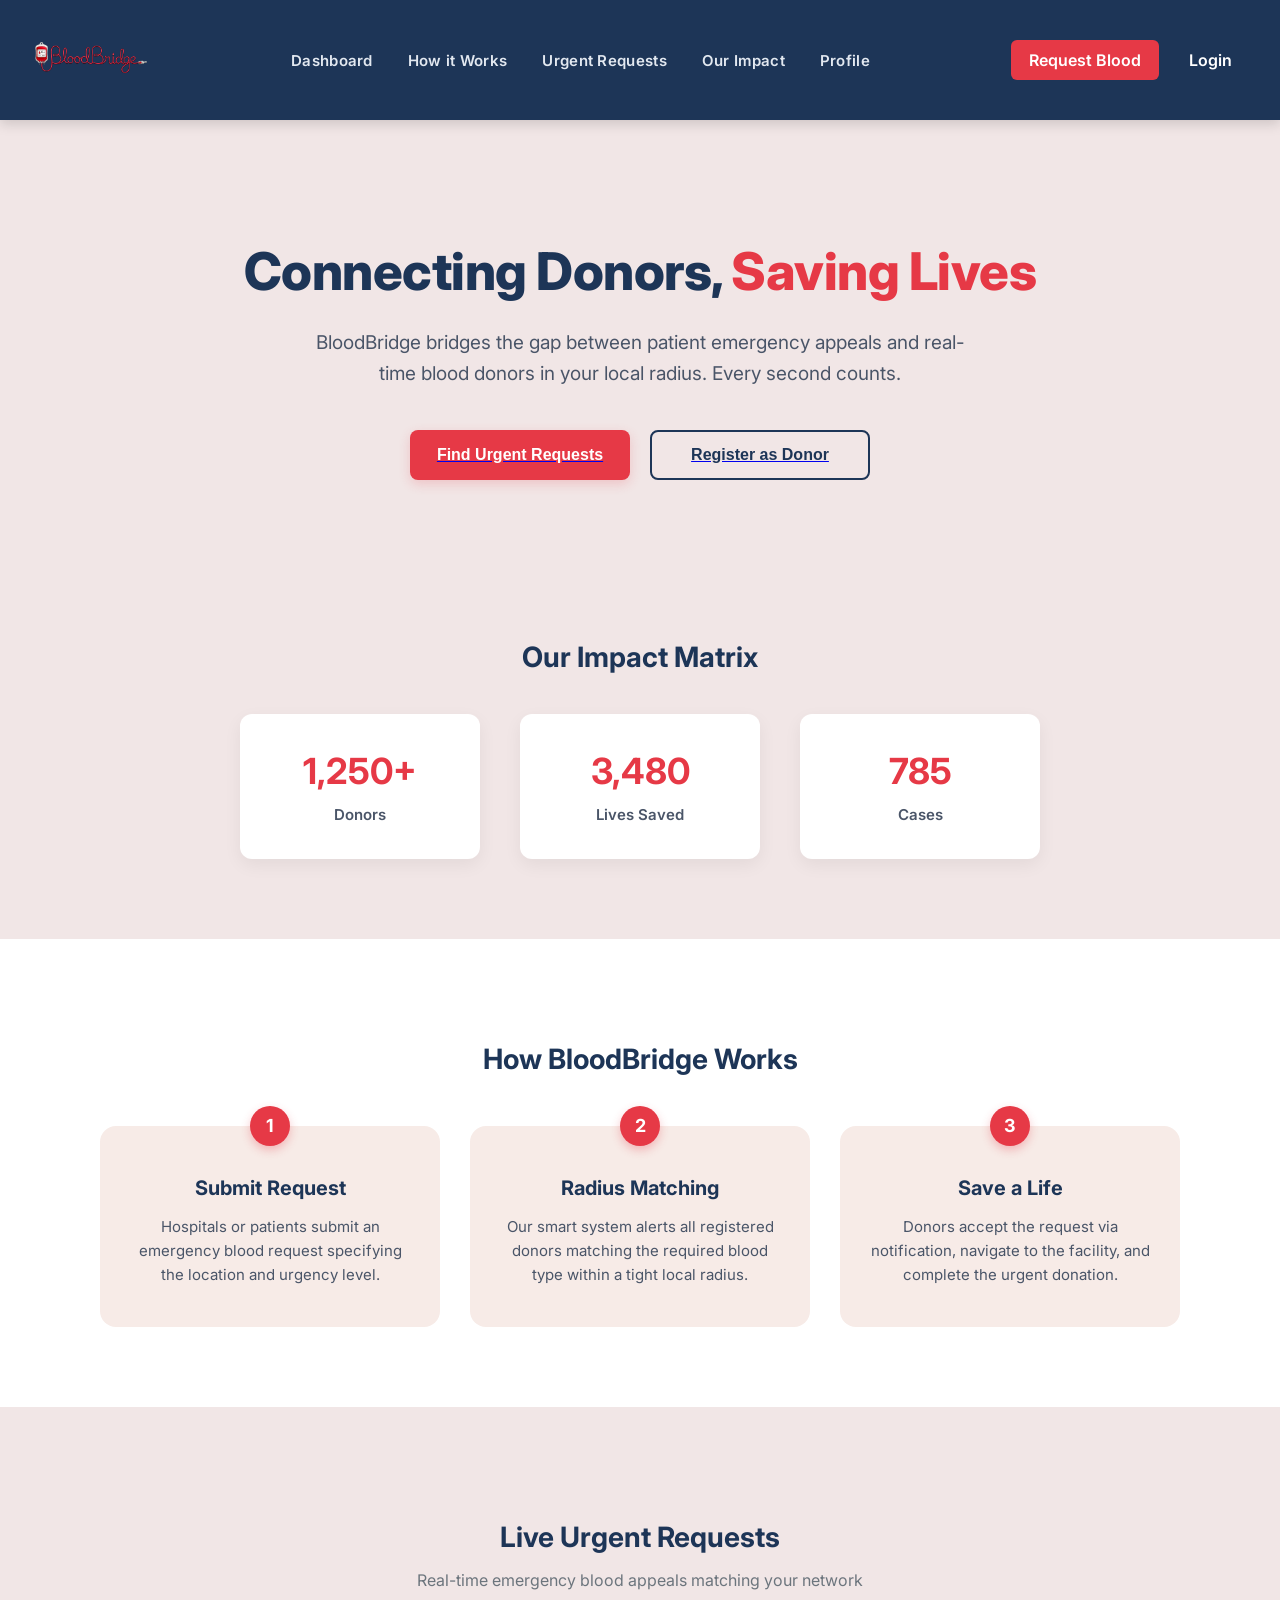
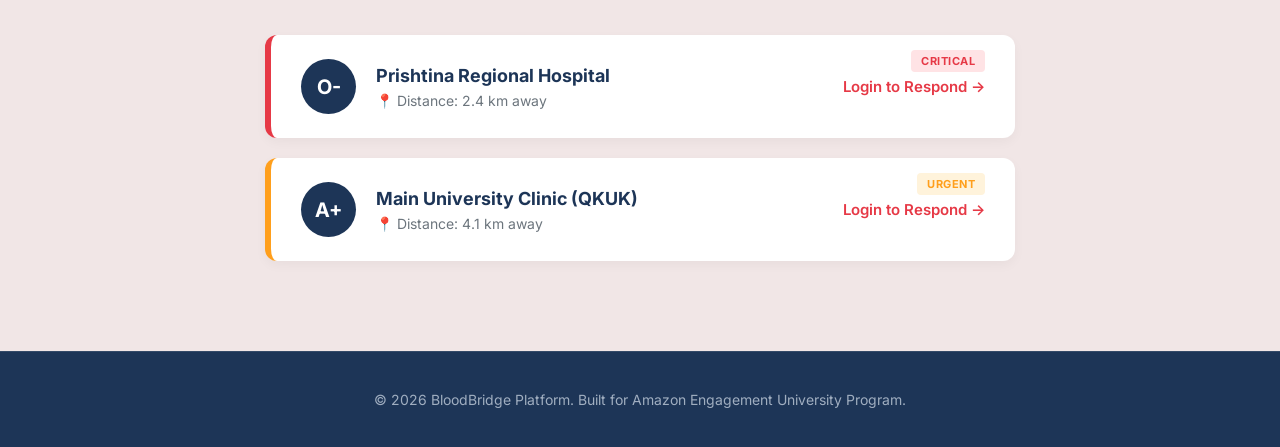
<file: index.html>
<!doctype html>
<html lang="en">
  <head>
    <meta charset="UTF-8" />
    <meta name="viewport" content="width=device-width, initial-scale=1.0" />
    <title>BloodBridge - Home</title>
    <link rel="stylesheet" href="styles.css" />
    <link
      href="https://fonts.googleapis.com/css2?family=Inter:wght@400;500;600;700;800&display=swap"
      rel="stylesheet"
    />
  </head>
  <body>
    <nav class="navbar">
      <div class="nav-logo">
        <img src="images/logo.png" alt="BloodBridge Logo" />
      </div>
      <button class="menu-toggle" id="menu-toggle">☰</button>

      <ul class="nav-links" id="nav-links">
        <li><a href="map_dashboard.html">Dashboard</a></li>
        <li><a href="#how-it-works">How it Works</a></li>
        <li><a href="#urgent-requests">Urgent Requests</a></li>
        <li><a href="#stats">Our Impact</a></li>
        <li><a href="profile.html">Profile</a></li>
      </ul>

      <div class="nav-actions">
        <a href="create_request.html" class="btn-primary-nav">Request Blood</a>
        <a href="login_register.html" class="btn-login">Login</a>
      </div>
    </nav>

    <header class="hero-section">
      <div class="hero-content">
        <h1>Connecting Donors, <span class="highlight">Saving Lives</span></h1>
        <p>
          BloodBridge bridges the gap between patient emergency appeals and
          real-time blood donors in your local radius. Every second counts.
        </p>
        <div class="hero-actions">
          <a href="#urgent-requests"
            ><button class="btn-primary">Find Urgent Requests</button></a
          >
          <a href="login_register.html"
            ><button class="btn-secondary">Register as Donor</button></a
          >
        </div>
      </div>
    </header>

    <section id="stats" class="stats-section">
      <h2>Our Impact Matrix</h2>
      <div class="stats-grid">
        <div class="stat-card">
          <h3>1,250+</h3>
          <p>Donors</p>
        </div>

        <div class="stat-card">
          <h3>3,480</h3>
          <p>Lives Saved</p>
        </div>

        <div class="stat-card">
          <h3>785</h3>
          <p>Cases</p>
        </div>
      </div>
    </section>

    <section id="how-it-works" class="how-section">
      <h2>How BloodBridge Works</h2>
      <div class="steps-grid">
        <div class="step-card">
          <div class="step-number">1</div>
          <h3>Submit Request</h3>
          <p>
            Hospitals or patients submit an emergency blood request specifying
            the location and urgency level.
          </p>
        </div>
        <div class="step-card">
          <div class="step-number">2</div>
          <h3>Radius Matching</h3>
          <p>
            Our smart system alerts all registered donors matching the required
            blood type within a tight local radius.
          </p>
        </div>
        <div class="step-card">
          <div class="step-number">3</div>
          <h3>Save a Life</h3>
          <p>
            Donors accept the request via notification, navigate to the
            facility, and complete the urgent donation.
          </p>
        </div>
      </div>
    </section>

    <section id="urgent-requests" class="requests-preview-section">
      <h2>Live Urgent Requests</h2>
      <p class="section-subtitle">
        Real-time emergency blood appeals matching your network
      </p>

      <div class="requests-container">
        <div class="request-preview-card border-critical">
          <div class="badge badge-critical">CRITICAL</div>
          <div class="request-info">
            <span class="blood-badge-large">O-</span>
            <div>
              <h3>Prishtina Regional Hospital</h3>
              <p>📍 Distance: 2.4 km away</p>
            </div>
          </div>
          <a href="login_register.html" class="action-link"
            >Login to Respond →</a
          >
        </div>

        <div class="request-preview-card border-urgent">
          <div class="badge badge-urgent">URGENT</div>
          <div class="request-info">
            <span class="blood-badge-large">A+</span>
            <div>
              <h3>Main University Clinic (QKUK)</h3>
              <p>📍 Distance: 4.1 km away</p>
            </div>
          </div>
          <a href="auth.html" class="action-link">Login to Respond →</a>
        </div>
      </div>
    </section>

    <footer class="main-footer">
      <p>
        &copy; 2026 BloodBridge Platform. Built for Amazon Engagement University
        Program.
      </p>
    </footer>
    <script src="script.js"></script>
  </body>
</html>
</file>
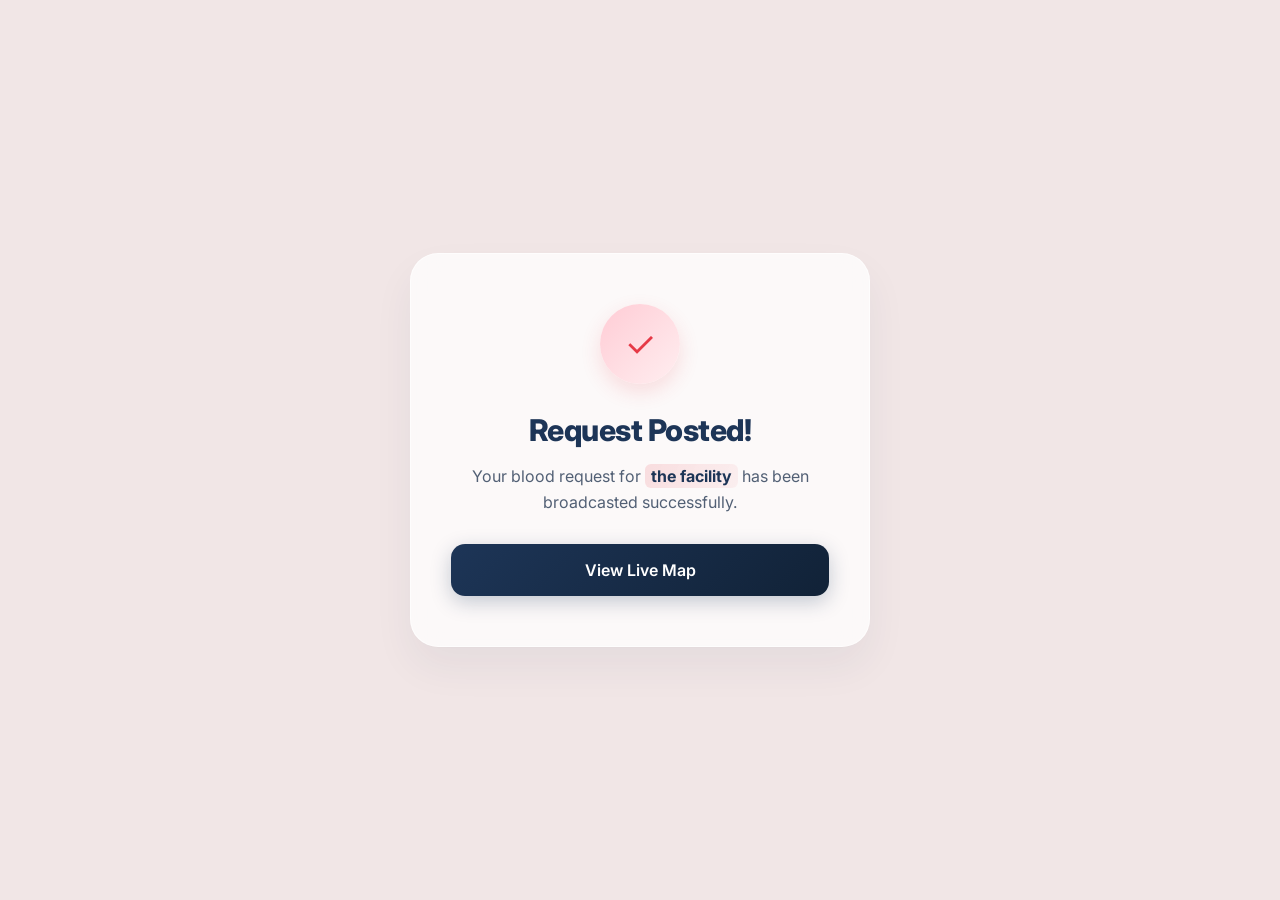
<file: confirmation.html>
<!DOCTYPE html>
<html lang="en">
<head>
    <meta charset="UTF-8">
    <meta name="viewport" content="width=device-width, initial-scale=1.0">
    <title>BloodBridge - Request Confirmed</title>
    <link href="https://fonts.googleapis.com/css2?family=Inter:wght@400;500;600;700&display=swap" rel="stylesheet">
    <style>
        body { 
            font-family: 'Inter', sans-serif;
            background: #f1e6e6; 
            display: flex; 
            justify-content: center; 
            align-items: center; 
            height: 100vh; 
            margin: 0; 
            padding: 20px;
            box-sizing: border-box;
            overflow: hidden;
        }

        .card { 
            background: rgba(255, 255, 255, 0.75); 
            backdrop-filter: blur(16px);
            -webkit-backdrop-filter: blur(16px);
            padding: 50px 40px; 
            border-radius: 28px; 
            border: 1px solid rgba(255, 255, 255, 0.6);
            box-shadow: 0 20px 40px rgba(29, 53, 87, 0.06), 
                        0 1px 3px rgba(0, 0, 0, 0.02); 
            text-align: center; 
            max-width: 460px; 
            width: 100%;
            box-sizing: border-box;
            animation: fadeInCard 0.6s cubic-bezier(0.16, 1, 0.3, 1);
        }

        
        .success-icon-wrapper {
            width: 80px;
            height: 80px;
            background: linear-gradient(135deg, #ffccd5 0%, #ffeef0 100%);
            border-radius: 50%;
            display: flex;
            align-items: center;
            justify-content: center;
            margin: 0 auto 28px auto;
            box-shadow: 0 8px 20px rgba(230, 57, 70, 0.15);
            animation: scaleIn 0.5s cubic-bezier(0.34, 1.56, 0.64, 1) 0.2s backwards;
        }

        .success-icon {
            color: #e63946;
            font-size: 36px;
            line-height: 1;
        }

        h1 { 
            color: #1d3557; 
            font-size: 30px;
            font-weight: 800;
            margin-top: 0;
            margin-bottom: 12px; 
            letter-spacing: -0.5px;
        }

        p { 
            color: #526075; 
            font-size: 16px; 
            line-height: 1.6; 
            margin-bottom: 28px;
        }

        strong {
            color: #1d3557;
            font-weight: 700;
            background: linear-gradient(120deg, rgba(230, 57, 70, 0.15) 0%, rgba(230, 57, 70, 0.05) 100%);
            padding: 2px 6px;
            border-radius: 6px;
        }

        .coords-badge {
            display: inline-flex;
            align-items: center;
            gap: 6px;
            background-color: rgba(29, 53, 87, 0.05);
            color: #1d3557;
            font-family: 'Courier New', Courier, monospace;
            font-weight: 600;
            font-size: 13px;
            padding: 8px 16px;
            border-radius: 12px;
            margin-bottom: 32px;
            border: 1px solid rgba(29, 53, 87, 0.03);
        }

        .btn { 
            display: flex;
            justify-content: center;
            align-items: center;
            background: linear-gradient(135deg, #1d3557 0%, #112237 100%);
            color: #ffffff; 
            padding: 16px 32px; 
            border-radius: 14px; 
            text-decoration: none; 
            font-weight: 600; 
            font-size: 16px;
            box-shadow: 0 6px 20px rgba(29, 53, 87, 0.25);
            transition: all 0.25s ease; 
        }

        .btn:hover { 
            background: linear-gradient(135deg, #223e66 0%, #1d3557 100%);
            transform: translateY(-3px);
            box-shadow: 0 8px 25px rgba(29, 53, 87, 0.35);
        }

        .btn:active {
            transform: translateY(-1px);
        }

        
        @keyframes fadeInCard {
            from { opacity: 0; transform: translateY(30px); }
            to { opacity: 1; transform: translateY(0); }
        }

        @keyframes scaleIn {
            from { opacity: 0; transform: scale(0.5); }
            to { opacity: 1; transform: scale(1); }
        }
    </style>
</head>
<body>
    <div class="card">
        <div class="success-icon-wrapper">
            <span class="success-icon">✓</span>
        </div>
        
        <h1>Request Posted!</h1>
        <p>Your blood request for <strong id="locName">the facility</strong> has been broadcasted successfully.</p>
        
        <div id="coords" class="coords-badge"></div>
        
        <a href="map_dashboard.html" id="mapLink" class="btn">View Live Map</a>
    </div>

    <script>
        const urlParams = new URLSearchParams(window.location.search);
        if (urlParams.has('location')) {
            document.getElementById('locName').innerText = urlParams.get('location');
        }
        if (urlParams.has('lat') && urlParams.has('lng')) {
            const latShort = parseFloat(urlParams.get('lat')).toFixed(5);
            const lngShort = parseFloat(urlParams.get('lng')).toFixed(5);
            
            document.getElementById('coords').innerHTML = `location: ${latShort}, ${lngShort}`;
            document.getElementById('mapLink').href = "map_dashboard.html" + window.location.search;
        } else {
            document.getElementById('coords').style.display = 'none';
        }
    </script>
</body>
</html>
</file>
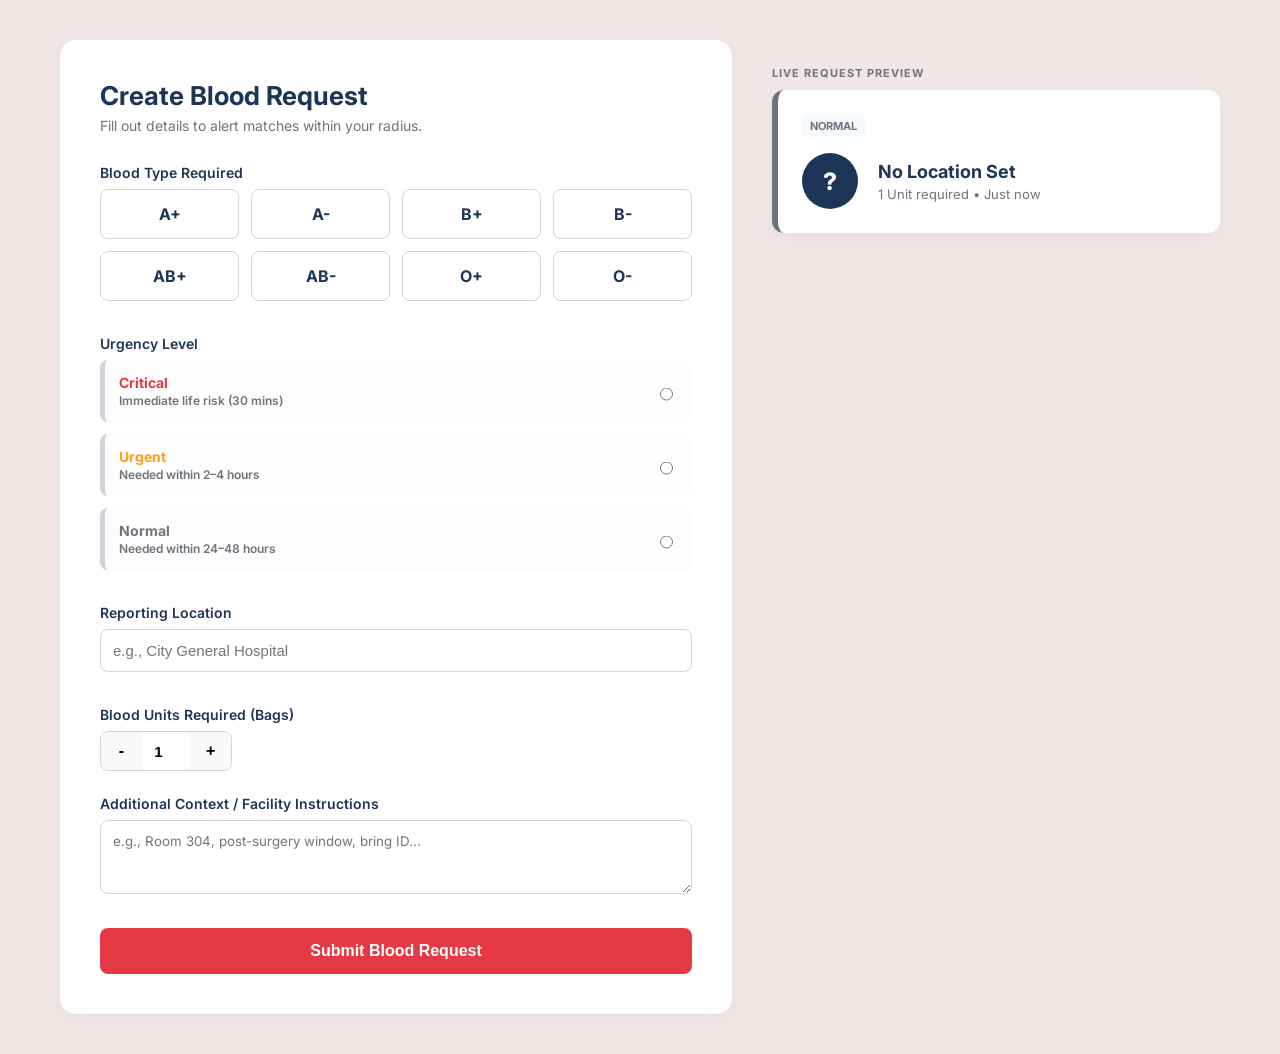
<file: create_request.html>
<!DOCTYPE html>
<html lang="en">
<head>
    <meta charset="UTF-8">
    <meta name="viewport" content="width=device-width, initial-scale=1.0">
    <title>BloodBridge - Create Request</title>
     <link rel="stylesheet" href="create_request.css">
    <link href="https://fonts.googleapis.com/css2?family=Inter:wght=400;500;600;700;800&display=swap" rel="stylesheet">
</head>
<body class="bg-light">

    <div class="split-container">
        <main class="form-panel">
            <h2>Create Blood Request</h2>
            <p class="subtitle">Fill out details to alert matches within your radius.</p>

            <form id="bloodRequestForm" novalidate>
                <div class="form-group">
                    <label>Blood Type Required</label>
                    <div class="blood-type-grid" id="bloodTypeGrid">
                        <div class="grid-item" data-value="A+">A+</div>
                        <div class="grid-item" data-value="A-">A-</div>
                        <div class="grid-item" data-value="B+">B+</div>
                        <div class="grid-item" data-value="B-">B-</div>
                        <div class="grid-item" data-value="AB+">AB+</div>
                        <div class="grid-item" data-value="AB-">AB-</div>
                        <div class="grid-item" data-value="O+">O+</div>
                        <div class="grid-item" data-value="O-">O-</div>
                    </div>
                    <span class="error-message" id="bloodTypeError"></span>
                </div>

                <div class="form-group">
                    <label>Urgency Level</label>
                    <div class="urgency-selector">
                        <label class="urgency-card border-critical">
                            <input type="radio" name="urgency" value="Critical" required>
                            <span class="urgency-title title-critical">Critical</span>
                            <span class="urgency-desc">Immediate life risk (30 mins)</span>
                        </label>
                        <label class="urgency-card border-urgent">
                            <input type="radio" name="urgency" value="Urgent">
                            <span class="urgency-title title-urgent">Urgent</span>
                            <span class="urgency-desc">Needed within 2–4 hours</span>
                        </label>
                        <label class="urgency-card border-normal">
                            <input type="radio" name="urgency" value="Normal">
                            <span class="urgency-title title-normal">Normal</span>
                            <span class="urgency-desc">Needed within 24–48 hours</span>
                        </label>
                    </div>
                    <span class="error-message" id="urgencyError"></span>
                </div>

                <div class="form-group">
                    <label for="locationInput">Reporting Location</label>
                    <input type="text" id="locationInput" placeholder="e.g., City General Hospital" required>
                    <span class="error-message" id="locationError"></span>
                </div>

                <div class="form-group">
                    <label>Blood Units Required (Bags)</label>
                    <div class="counter-input-container">
                        <button type="button" class="counter-btn" id="decrementUnits">-</button>
                        <input type="number" id="unitCount" value="1" min="1" max="25" readonly>
                        <button type="button" class="counter-btn" id="incrementUnits">+</button>
                    </div>
                </div>

                <div class="form-group">
                    <label for="additionalDetails">Additional Context / Facility Instructions</label>
                    <textarea id="additionalDetails" rows="3" placeholder="e.g., Room 304, post-surgery window, bring ID..."></textarea>
                </div>

                <button type="submit" class="btn-auth">Submit Blood Request</button>
            </form>
        </main>

        <aside class="preview-panel">
            <p class="preview-label">Live Request Preview</p>
            <div class="request-preview-card border-normal" id="livePreviewCard">
                <div class="badge badge-normal" id="previewBadge">NORMAL</div>
                <div class="request-info">
                    <span class="blood-badge-large" id="previewBloodBadge">?</span>
                    <div>
                        <h3 id="previewLocationName">No Location Set</h3>
                        <p id="previewUnitLabel">1 Unit required • Just now</p>
                    </div>
                </div>
            </div>
        </aside>
    </div>

    <script src="create_request.js"></script>
</body>
</html>
</file>
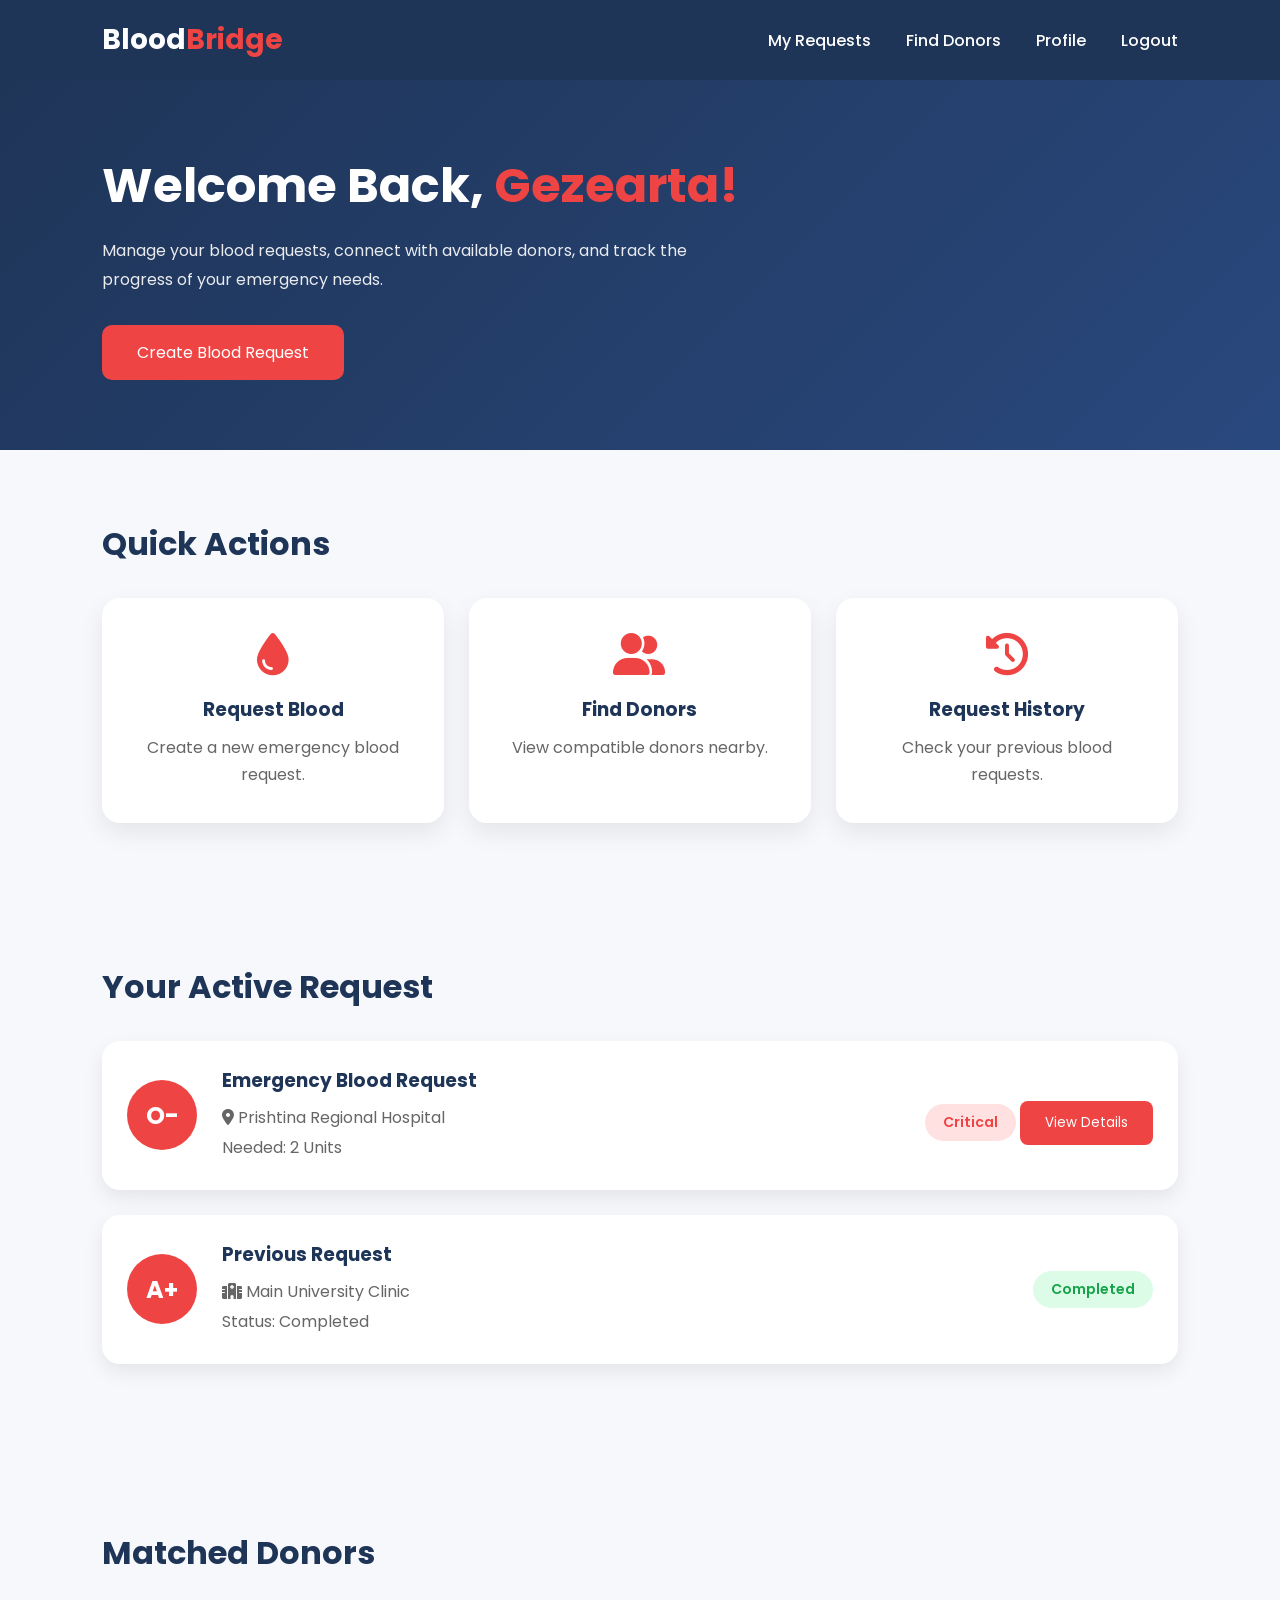
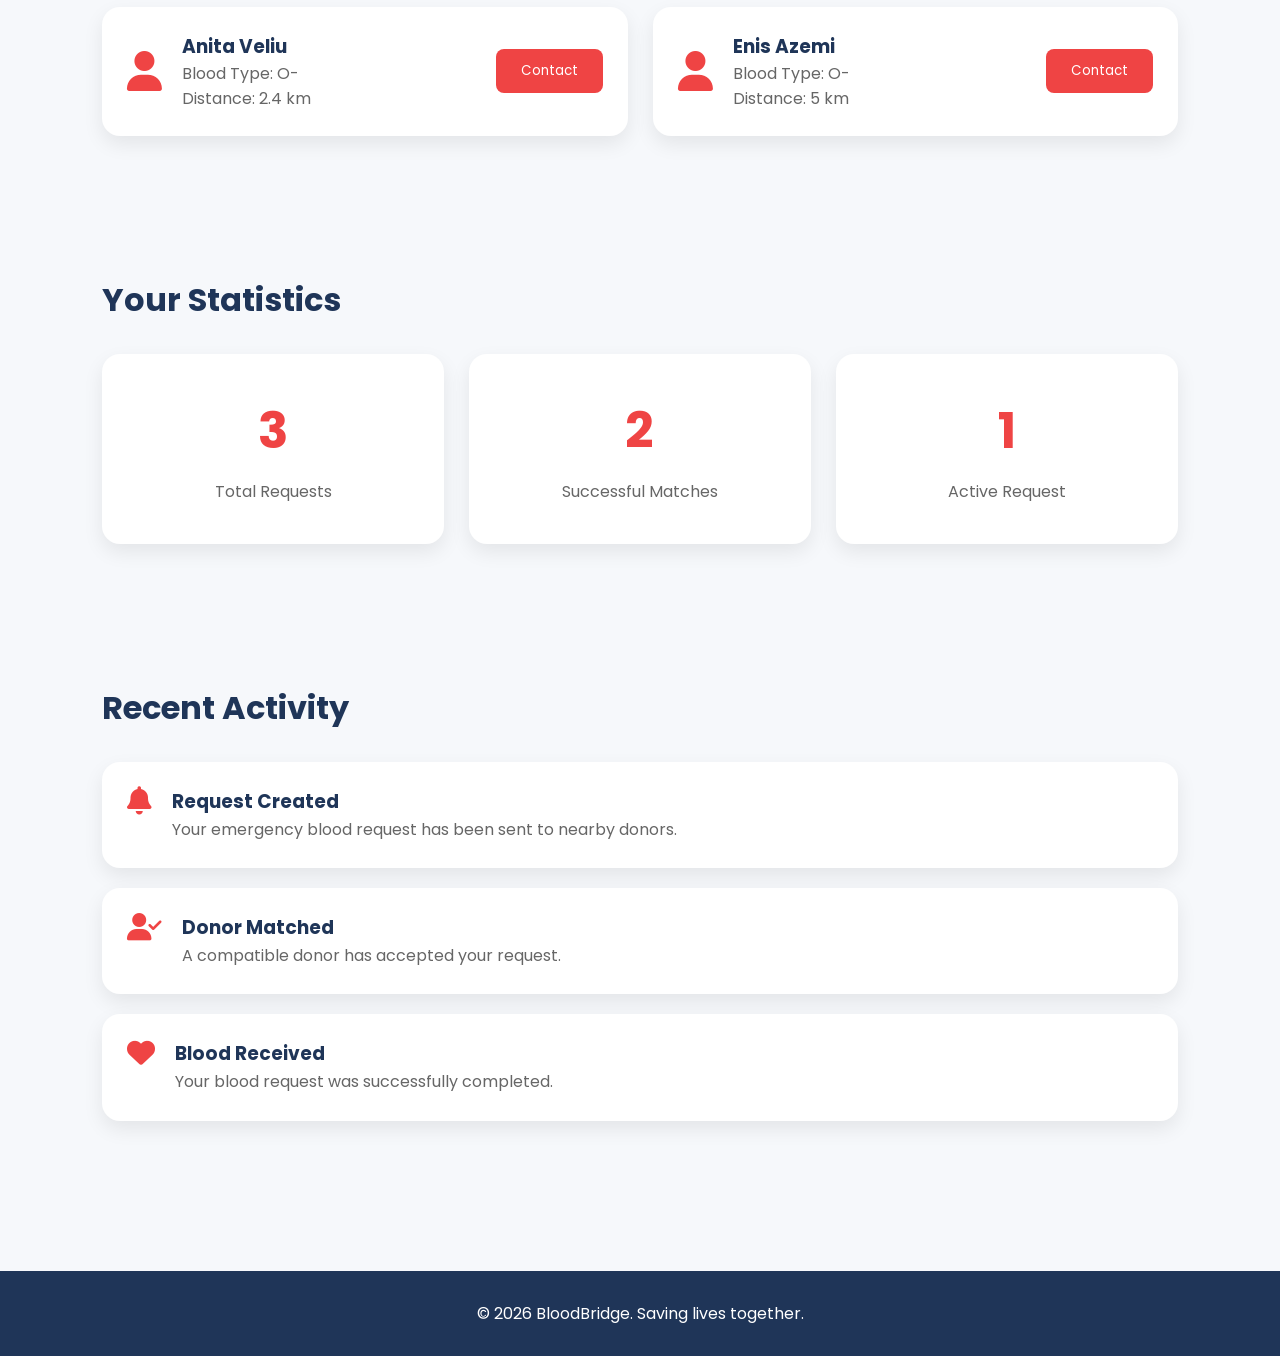
<file: patient-dashboard.html>
<!doctype html>
<html lang="en">
  <head>
    <meta charset="UTF-8" />
    <meta name="viewport" content="width=device-width, initial-scale=1.0" />

    <title>BloodBridge Patient Dashboard</title>

    <link rel="stylesheet" href="patient-dashboard.css" />

    <link
      rel="stylesheet"
      href="https://cdnjs.cloudflare.com/ajax/libs/font-awesome/6.5.2/css/all.min.css"
    />
  </head>

  <body>
   

    <nav class="navbar">
      <div class="logo">Blood<span>Bridge</span></div>

      <ul>
        <li><a href="#">My Requests</a></li>
        <li><a href="#">Find Donors</a></li>
        <li><a href="profile.html">Profile</a></li>
        <li><a href="#">Logout</a></li>
      </ul>
    </nav>

   

    <section class="hero">
      <div class="hero-text">
        <h1>
          Welcome Back,
          <span>Gezearta!</span>
        </h1>

        <p>
          Manage your blood requests, connect with available donors, and track
          the progress of your emergency needs.
        </p>

        <button class="primary-btn">Create Blood Request</button>
      </div>
    </section>


    <section class="quick-actions">
      <h2>Quick Actions</h2>

      <div class="action-container">
        <div class="action-card">
          <i class="fa-solid fa-droplet"></i>

          <h3>Request Blood</h3>

          <p>Create a new emergency blood request.</p>
        </div>

        <div class="action-card">
          <i class="fa-solid fa-user-group"></i>

          <h3>Find Donors</h3>

          <p>View compatible donors nearby.</p>
        </div>

        <div class="action-card">
          <i class="fa-solid fa-clock-rotate-left"></i>

          <h3>Request History</h3>

          <p>Check your previous blood requests.</p>
        </div>
      </div>
    </section>


    <section class="requests">
      <h2>Your Active Request</h2>

      <div class="request-card">
        <div class="left">
          <div class="blood-circle">O-</div>

          <div>
            <h3>Emergency Blood Request</h3>

            <p>
              <i class="fa-solid fa-location-dot"></i>

              Prishtina Regional Hospital
            </p>

            <p>Needed: 2 Units</p>
          </div>
        </div>

        <div class="right">
          <span class="critical"> Critical </span>

          <button>View Details</button>
        </div>
      </div>

      <div class="request-card">
        <div class="left">
          <div class="blood-circle">A+</div>

          <div>
            <h3>Previous Request</h3>

            <p>
              <i class="fa-solid fa-hospital"></i>

              Main University Clinic
            </p>

            <p>Status: Completed</p>
          </div>
        </div>

        <div class="right">
          <span class="completed"> Completed </span>
        </div>
      </div>
    </section>

   

    <section class="matches">
      <h2>Matched Donors</h2>

      <div class="match-container">
        <div class="match-card">
          <i class="fa-solid fa-user"></i>

          <div>
            <h3>Anita Veliu</h3>

            <p>Blood Type: O-</p>

            <p>Distance: 2.4 km</p>
          </div>

          <button>Contact</button>
        </div>

        <div class="match-card">
          <i class="fa-solid fa-user"></i>

          <div>
            <h3>Enis Azemi</h3>

            <p>Blood Type: O-</p>

            <p>Distance: 5 km</p>
          </div>

          <button>Contact</button>
        </div>
      </div>
    </section>



    <section class="stats">
      <h2>Your Statistics</h2>

      <div class="stats-container">
        <div class="stat-card">
          <h1>3</h1>

          <p>Total Requests</p>
        </div>

        <div class="stat-card">
          <h1>2</h1>

          <p>Successful Matches</p>
        </div>

        <div class="stat-card">
          <h1>1</h1>

          <p>Active Request</p>
        </div>
      </div>
    </section>

  

    <section class="activity">
      <h2>Recent Activity</h2>

      <div class="activity-card">
        <i class="fa-solid fa-bell"></i>

        <div>
          <h3>Request Created</h3>

          <p>Your emergency blood request has been sent to nearby donors.</p>
        </div>
      </div>

      <div class="activity-card">
        <i class="fa-solid fa-user-check"></i>

        <div>
          <h3>Donor Matched</h3>

          <p>A compatible donor has accepted your request.</p>
        </div>
      </div>

      <div class="activity-card">
        <i class="fa-solid fa-heart"></i>

        <div>
          <h3>Blood Received</h3>

          <p>Your blood request was successfully completed.</p>
        </div>
      </div>
    </section>

    <footer>
      <p>© 2026 BloodBridge. Saving lives together.</p>
    </footer>
  </body>
</html>
</file>
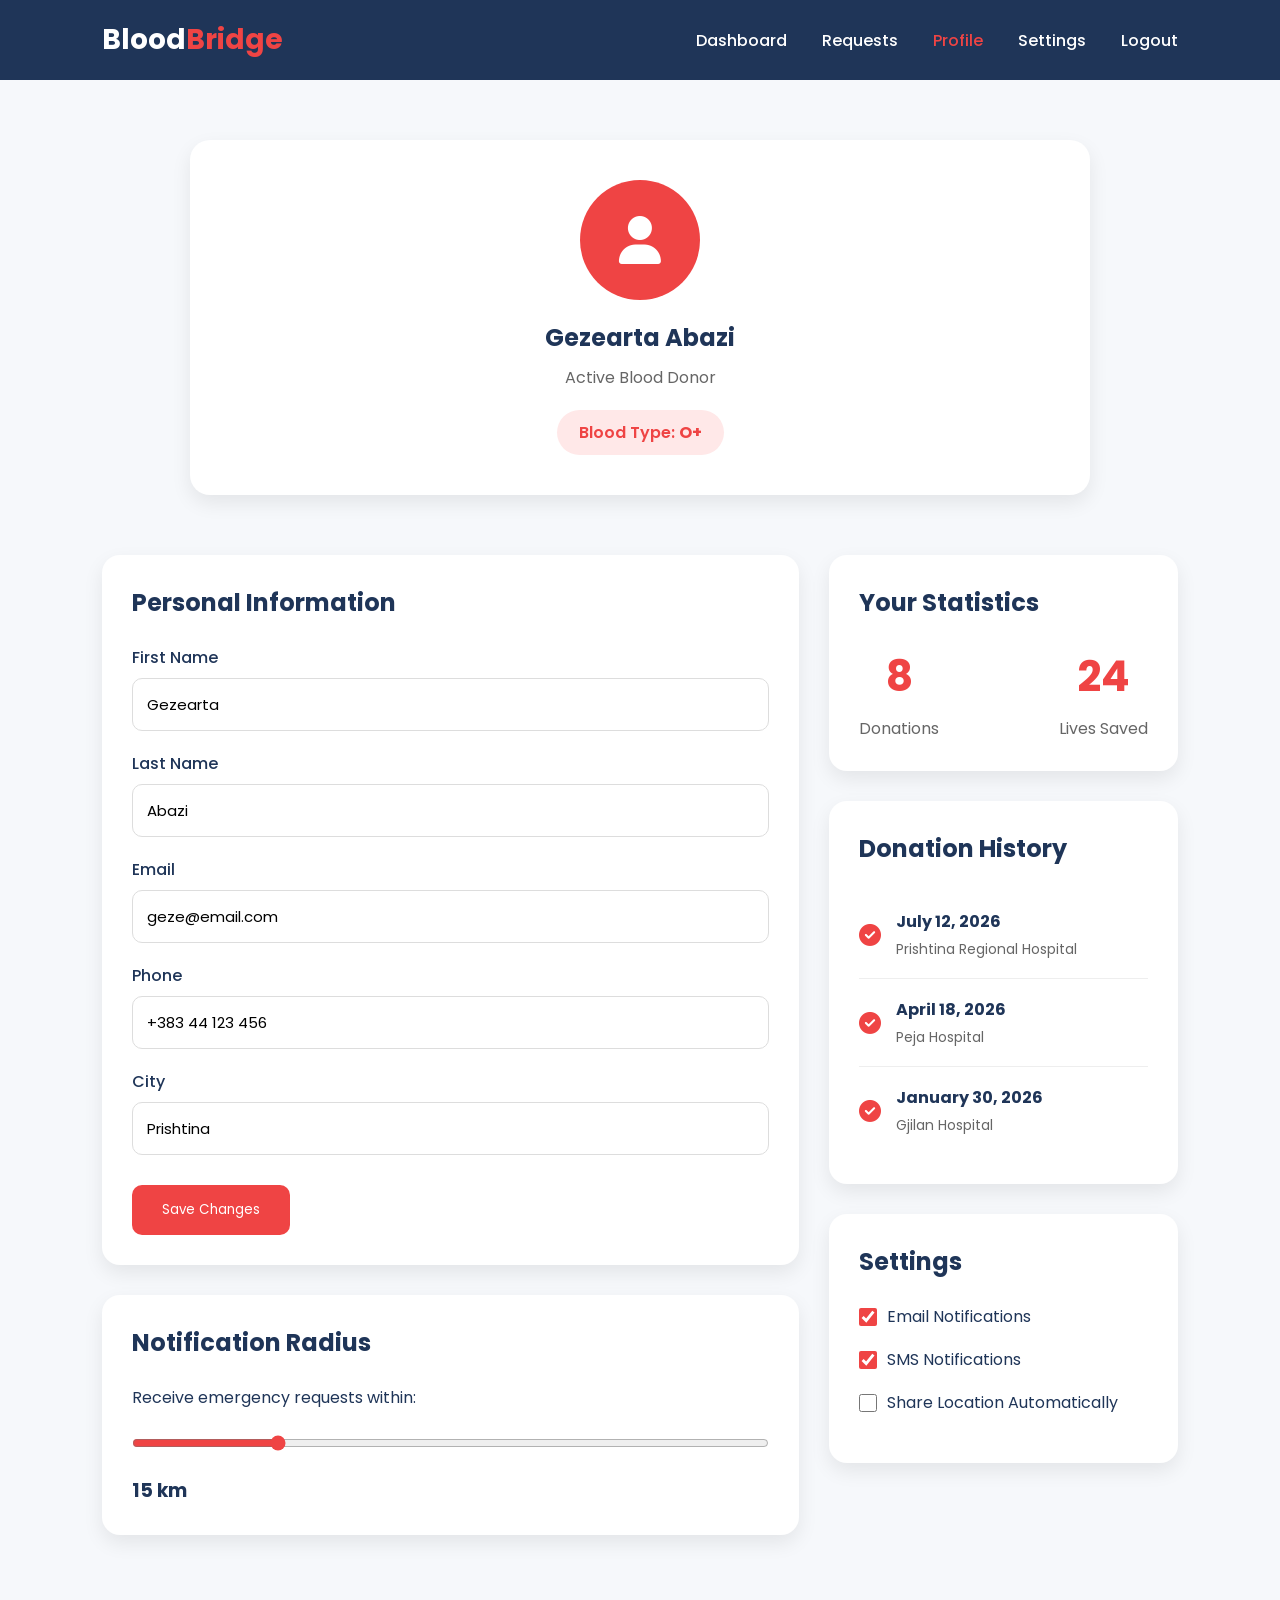
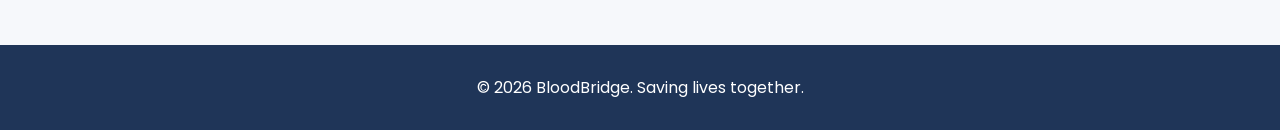
<file: profile.html>
<!doctype html>
<html lang="en">
  <head>
    <meta charset="UTF-8" />
    <meta name="viewport" content="width=device-width, initial-scale=1.0" />
    <title>BloodBridge | Profile</title>

    <link rel="stylesheet" href="profile.css" />

    <link
      rel="stylesheet"
      href="https://cdnjs.cloudflare.com/ajax/libs/font-awesome/6.5.2/css/all.min.css"
    />
  </head>
  <body>
    <!-- ================= NAVBAR ================= -->

    <nav class="navbar">
      <div class="logo">Blood<span>Bridge</span></div>

      <ul>
        <li><a href="dashboard.html">Dashboard</a></li>
        <li><a href="#">Requests</a></li>
        <li><a href="#" class="active">Profile</a></li>
        <li><a href="#">Settings</a></li>
        <li><a href="#">Logout</a></li>
      </ul>
    </nav>

    <!-- ================= PROFILE HEADER ================= -->

    <section class="profile-header">
      <div class="profile-card">
        <div class="profile-image">
          <i class="fa-solid fa-user"></i>
        </div>

        <h1>Gezearta Abazi</h1>

        <p>Active Blood Donor</p>

        <div class="blood-type">Blood Type: <strong>O+</strong></div>
      </div>
    </section>

    <!-- ================= PROFILE CONTENT ================= -->

    <section class="profile-content">
      <div class="left-column">
        <!-- Personal Information -->

        <div class="card">
          <h2>Personal Information</h2>

          <form>
            <div class="input-group">
              <label>First Name</label>
              <input type="text" value="Gezearta" />
            </div>

            <div class="input-group">
              <label>Last Name</label>
              <input type="text" value="Abazi" />
            </div>

            <div class="input-group">
              <label>Email</label>
              <input type="email" value="geze@email.com" />
            </div>

            <div class="input-group">
              <label>Phone</label>
              <input type="text" value="+383 44 123 456" />
            </div>

            <div class="input-group">
              <label>City</label>
              <input type="text" value="Prishtina" />
            </div>

            <button class="save-btn">Save Changes</button>
          </form>
        </div>

        <!-- Notification Radius -->

        <div class="card">
          <h2>Notification Radius</h2>

          <p>Receive emergency requests within:</p>

          <input type="range" min="5" max="50" value="15" />

          <h3>15 km</h3>
        </div>
      </div>

      <div class="right-column">
        <!-- Donation Statistics -->

        <div class="card">
          <h2>Your Statistics</h2>

          <div class="stats">
            <div>
              <h1>8</h1>
              <p>Donations</p>
            </div>

            <div>
              <h1>24</h1>
              <p>Lives Saved</p>
            </div>
          </div>
        </div>

        <!-- Donation History -->

        <div class="card">
          <h2>Donation History</h2>

          <div class="history">
            <div class="history-item">
              <i class="fa-solid fa-circle-check"></i>

              <div>
                <h4>July 12, 2026</h4>

                <p>Prishtina Regional Hospital</p>
              </div>
            </div>

            <div class="history-item">
              <i class="fa-solid fa-circle-check"></i>

              <div>
                <h4>April 18, 2026</h4>

                <p>Peja Hospital</p>
              </div>
            </div>

            <div class="history-item">
              <i class="fa-solid fa-circle-check"></i>

              <div>
                <h4>January 30, 2026</h4>

                <p>Gjilan Hospital</p>
              </div>
            </div>
          </div>
        </div>

        <!-- Settings -->

        <div class="card">
          <h2>Settings</h2>

          <div class="setting">
            <label>
              <input type="checkbox" checked />

              Email Notifications
            </label>
          </div>

          <div class="setting">
            <label>
              <input type="checkbox" checked />

              SMS Notifications
            </label>
          </div>

          <div class="setting">
            <label>
              <input type="checkbox" />

              Share Location Automatically
            </label>
          </div>
        </div>
      </div>
    </section>

    <footer>
      <p>© 2026 BloodBridge. Saving lives together.</p>
    </footer>
  </body>
</html>
</file>
<file: styles.css>
* {
  box-sizing: border-box;
}
*,
*::before,
*::after {
  box-sizing: border-box;
}

body {
  font-family: "Inter", sans-serif;
  color: #333333;
  margin: 0;
  padding: 0;
  background-color: #f1e6e6;
  -webkit-font-smoothing: antialiased;
  overflow-x: hidden;
}

.navbar {
  display: flex;
  justify-content: space-between;
  align-items: center;
  padding: 0px 30px;
  background-color: #1d3557;
  box-shadow: 0 4px 12px rgba(0, 0, 0, 0.15);
  position: sticky;
  top: 0;
  z-index: 1000;
}

.nav-logo {
  display: flex;
  align-items: center;
  gap: 10px;
  font-size: 24px;
  font-weight: 700;
}

.nav-logo img {
  width: 120px !important;
  height: 120px !important;
  object-fit: contain;
}
.nav-links {
  display: flex;
  list-style: none;
  gap: 35px;
  padding: 0;
  margin: 0;
}

.nav-links a {
  text-decoration: none;
  color: #e2e8f0;
  font-weight: 600;
  font-size: 15px;
  letter-spacing: 0.3px;
  transition: color 0.2s;
}

.nav-links a:hover {
  color: #e63946;
}

.nav-btn {
  background-color: #e63946;
  color: #ffffff;
  border: none;
  padding: 12px 26px;
  border-radius: 50px;
  cursor: pointer;
  font-weight: 700;
  font-size: 14px;
  letter-spacing: 0.3px;
  box-shadow: 0 4px 10px rgba(230, 57, 70, 0.25);
  transition:
    transform 0.2s ease,
    background-color 0.2s ease,
    box-shadow 0.2s ease;
}

.menu-toggle {
  display: none;
}

.hero-section {
  background: #f1e6e6;
  padding: 120px 40px 80px 40px;
  text-align: center;
}

.hero-content h1 {
  font-size: 52px;
  font-weight: 800;
  color: #1d3557;
  margin-bottom: 24px;
  margin-top: 0;
  letter-spacing: -0.5px;
}

.highlight {
  color: #e63946;
}

.hero-content p {
  font-size: 19px;
  max-width: 650px;
  margin: 0 auto 40px auto;
  line-height: 1.65;
  color: #4a5568;
}

.hero-actions {
  display: flex;
  justify-content: center;
  align-items: center;
  gap: 20px;
}
.nav-actions {
  display: flex;
  align-items: center;
  gap: 12px;
}

.btn-outline,
.btn-primary-nav,
.btn-login {
  text-decoration: none;
  padding: 10px 18px;
  border-radius: 6px;
  font-weight: 600;
  transition: 0.2s ease;
}

.btn-outline {
  border: 2px solid #ffffff;
  color: #ffffff;
}

.btn-outline:hover {
  background: #ffffff;
  color: #1d3557;
}

.btn-primary-nav {
  background: #e63946;
  color: #ffffff;
}

.btn-primary-nav:hover {
  background: #d62839;
}

.btn-login {
  color: #ffffff;
}

.btn-login:hover {
  color: #e63946;
}

.btn-primary,
.btn-secondary {
  width: 220px;
  height: 50px;
  font-size: 16px;
  font-weight: 600;
  border-radius: 8px;
  cursor: pointer;
  box-sizing: border-box;
  display: flex;
  justify-content: center;
  align-items: center;
  transition:
    transform 0.2s ease,
    background-color 0.2s ease,
    box-shadow 0.2s ease,
    border-color 0.2s ease;
}

.btn-primary {
  background-color: #e63946;
  color: #ffffff;
  border: none;
  box-shadow: 0 4px 12px rgba(230, 57, 70, 0.2);
}

.btn-secondary {
  background-color: transparent;
  color: #1d3557;
  border: 2px solid #1d3557;
}

.btn-primary:hover,
.nav-btn:hover {
  background-color: #d62839;
  transform: scale(1.05);
  box-shadow: 0 6px 16px rgba(230, 57, 70, 0.35);
}

.btn-secondary:hover {
  background-color: #1d3557;
  color: #ffffff;
  transform: scale(1.05);
  box-shadow: 0 6px 16px rgba(29, 53, 87, 0.25);
}

.stats-section {
  padding: 80px 40px;
  text-align: center;
  background-color: #f1e6e6;
}

.stats-section h2 {
  font-size: 28px;
  font-weight: 700;
  color: #1d3557;
  margin-top: 0;
  margin-bottom: 40px;
}

.stats-grid {
  display: flex;
  justify-content: center;
  gap: 40px;
  flex-wrap: wrap;
}

.stat-card {
  background: #ffffff;
  padding: 35px 25px;
  border-radius: 12px;
  box-shadow: 0 6px 18px rgba(0, 0, 0, 0.06);
  width: 240px;
  transition: transform 0.2s ease;
}

.stat-card:hover {
  transform: translateY(-5px);
}

.stat-card h3 {
  font-size: 36px;
  font-weight: 700;
  color: #e63946;
  margin: 0 0 12px 0;
}

.stat-card p {
  margin: 0;
  color: #4a5568;
  font-weight: 600;
  font-size: 15px;
}
.how-section {
  padding: 80px 40px;
  text-align: center;
  background-color: #ffffff;
}

.how-section h2 {
  font-size: 28px;
  font-weight: 700;
  color: #1d3557;
  margin-bottom: 50px;
}

.steps-grid {
  display: flex;
  justify-content: center;
  gap: 30px;
  flex-wrap: wrap;
  max-width: 1100px;
  margin: 0 auto;
}

.step-card {
  flex: 1;
  min-width: 280px;
  max-width: 340px;
  padding: 40px 30px;
  background: #f7ebe7;
  border-radius: 16px;
  position: relative;
  text-align: center;
}

.step-number {
  position: absolute;
  top: -20px;
  left: 50%;
  transform: translateX(-50%);
  background-color: #e63946;
  color: #ffffff;
  width: 40px;
  height: 40px;
  border-radius: 50%;
  display: flex;
  justify-content: center;
  align-items: center;
  font-weight: 700;
  font-size: 18px;
  box-shadow: 0 4px 10px rgba(230, 57, 70, 0.3);
}

.step-card h3 {
  color: #1d3557;
  font-size: 20px;
  margin-top: 10px;
  margin-bottom: 15px;
}

.step-card p {
  color: #4a5568;
  font-size: 15px;
  line-height: 1.6;
  margin: 0;
}
.requests-preview-section {
  padding: 90px 40px;
  text-align: center;
  background-color: #f1e6e6;
}

.requests-preview-section h2 {
  font-size: 28px;
  font-weight: 700;
  color: #1d3557;
  margin-bottom: 8px;
}

.section-subtitle {
  color: #6c757d;
  font-size: 16px;
  margin-bottom: 45px;
}

.requests-container {
  display: flex;
  flex-direction: column;
  gap: 20px;
  max-width: 750px;
  margin: 0 auto;
}

.request-preview-card {
  background: #ffffff;
  padding: 24px 30px;
  border-radius: 12px;
  display: flex;
  justify-content: space-between;
  align-items: center;
  text-align: left;
  box-shadow: 0 4px 12px rgba(0, 0, 0, 0.04);
  position: relative;
  border-left: 6px solid;
}

.border-critical {
  border-left-color: #e63946;
}
.border-urgent {
  border-left-color: #ff9f1c;
}

.badge {
  position: absolute;
  top: 15px;
  right: 30px;
  font-size: 11px;
  font-weight: 700;
  padding: 4px 10px;
  border-radius: 4px;
  letter-spacing: 0.5px;
}

.badge-critical {
  background: #ffe3e5;
  color: #e63946;
}
.badge-urgent {
  background: #fff3db;
  color: #ff9f1c;
}

.request-info {
  display: flex;
  align-items: center;
  gap: 20px;
}

.blood-badge-large {
  background-color: #1d3557;
  color: #ffffff;
  width: 55px;
  height: 55px;
  border-radius: 50%;
  display: flex;
  justify-content: center;
  align-items: center;
  font-weight: 700;
  font-size: 20px;
}

.request-info h3 {
  margin: 0 0 6px 0;
  font-size: 18px;
  color: #1d3557;
}

.request-info p {
  margin: 0;
  color: #6c757d;
  font-size: 14px;
}

.action-link {
  color: #e63946;
  text-decoration: none;
  font-weight: 600;
  font-size: 15px;
  transition: transform 0.2s;
}

.action-link:hover {
  transform: translateX(3px);
}

.main-footer {
  background-color: #1d3557;
  color: #a0aec0;
  text-align: center;
  padding: 25px 20px;
  font-size: 14px;
  border-top: 1px solid rgba(255, 255, 255, 0.1);
}
.nav-logo {
  display: flex;
  align-items: center;
  gap: 10px;
  font-size: 24px;
  font-weight: 700;
}

.nav-logo img {
  width: 45px;
  height: 45px;
  object-fit: contain;
}

.auth-page {
  background-color: #f7ebe7;
  display: flex;
  justify-content: center;
  align-items: center;
  min-height: 100vh;
  padding: 20px;
}

.auth-container {
  background: #ffffff;
  padding: 40px;
  border-radius: 20px;
  box-shadow: 0 4px 15px rgba(0, 0, 0, 0.02);
  width: 100%;
  max-width: 480px;
}

.auth-header {
  text-align: center;
  margin-bottom: 24px;
}

.auth-logo {
  font-size: 2rem;
  font-weight: 700;
  color: #e63946;
  margin-bottom: 8px;
}

.auth-header h2 {
  font-size: 1.5rem;
  color: #1d3557;
  margin-bottom: 6px;
}

.auth-header p {
  font-size: 0.95rem;
  color: #6c757d;
}

.auth-form {
  display: flex;
  flex-direction: column;
  gap: 16px;
}

.form-group {
  display: flex;
  flex-direction: column;
  gap: 6px;
}

.form-row {
  display: flex;
  gap: 16px;
  width: 100%;
}

.form-row .form-group {
  flex: 1;
}

.form-group label {
  font-size: 0.9rem;
  font-weight: 600;
  color: #1d3557;
}

.form-group input,
.form-group select {
  width: 100%;
  padding: 10px 14px;
  font-size: 0.95rem;
  border: 1px solid #ced4da;
  border-radius: 6px;
  outline: none;
  background-color: #fff;
  color: #212529;
  transition: border-color 0.2s ease;
}

.form-group input::placeholder {
  color: #adb5bd;
}

.form-group input:focus,
.form-group select:focus {
  border-color: #e63946;
}

.btn-auth {
  width: 100%;
  padding: 12px;
  font-size: 1rem;
  font-weight: 600;
  background: #e63946;
  color: #fff;
  border: none;
  border-radius: 6px;
  cursor: pointer;
  margin-top: 10px;
  transition: background 0.2s ease;
}

.btn-auth:hover {
  background: #d62828;
}

.auth-footer {
  text-align: center;
  margin-top: 20px;
  font-size: 0.9rem;
  color: #6c757d;
}

.auth-footer a {
  color: #e63946;
  text-decoration: none;
  font-weight: 600;
}

.auth-footer a:hover {
  text-decoration: underline;
}

/* ==========================
   TABLET (1024px)
========================== */

@media (max-width: 1024px) {
  .navbar {
    padding: 18px 30px;
  }

  .nav-links {
    gap: 20px;
  }

  .hero-content h1 {
    font-size: 42px;
  }

  .hero-content p {
    font-size: 17px;
  }

  .stats-grid,
  .steps-grid {
    gap: 20px;
  }

  .request-preview-card {
    flex-direction: column;
    align-items: flex-start;
    gap: 20px;
  }

  .badge {
    position: static;
    margin-bottom: 10px;
  }

  .action-link {
    align-self: flex-end;
  }
}

/* ==========================
   MOBILE (768px)
========================== */

@media (max-width: 768px) {
  .navbar {
    position: relative;
    flex-wrap: wrap;
  }

  .menu-toggle {
    display: block;
    background: none;
    border: none;
    color: white;
    font-size: 32px;
    cursor: pointer;
  }

  .nav-links {
    display: none;
    width: 100%;
    flex-direction: column;
    background: #1d3557;
    margin-top: 20px;
    border-radius: 10px;
    overflow: hidden;
  }

  .nav-links.active {
    display: flex;
  }

  .nav-links li {
    width: 100%;
  }

  .nav-links a {
    display: block;
    padding: 16px;
    text-align: center;
    border-top: 1px solid rgba(255, 255, 255, 0.1);
  }

  .nav-actions {
    display: none;
  }

  .hero-section {
    padding: 80px 20px 60px;
  }

  .hero-content h1 {
    font-size: 36px;
    line-height: 1.2;
  }

  .hero-content p {
    font-size: 16px;
  }

  .hero-actions {
    flex-direction: column;
    width: 100%;
  }

  .btn-primary,
  .btn-secondary {
    width: 100%;
    max-width: 320px;
  }

  .stats-section,
  .how-section,
  .requests-preview-section {
    padding: 60px 20px;
  }

  .stats-grid,
  .steps-grid {
    flex-direction: column;
    align-items: center;
  }

  .stat-card,
  .step-card {
    width: 100%;
    max-width: 380px;
  }

  .request-preview-card {
    padding: 20px;
  }

  .request-info {
    flex-direction: column;
    align-items: flex-start;
    gap: 12px;
  }

  .action-link {
    align-self: flex-start;
  }

  .form-row {
    flex-direction: column;
    gap: 16px;
  }

  .auth-container {
    padding: 30px 22px;
  }
}

/* ==========================
   SMALL PHONES (480px)
========================== */

@media (max-width: 480px) {
  .nav-logo {
    font-size: 22px;
  }

  .nav-links {
    flex-direction: column;
    align-items: center;
    gap: 12px;
  }

  .hero-content h1 {
    font-size: 30px;
  }

  .hero-content p {
    font-size: 15px;
  }

  .stats-section h2,
  .how-section h2,
  .requests-preview-section h2 {
    font-size: 24px;
  }

  .stat-card h3 {
    font-size: 30px;
  }

  .blood-badge-large {
    width: 50px;
    height: 50px;
    font-size: 18px;
  }

  .request-info h3 {
    font-size: 16px;
  }

  .request-info p {
    font-size: 13px;
  }

  .btn-primary,
  .btn-secondary,
  .btn-auth {
    font-size: 15px;
  }

  .auth-container {
    padding: 24px 18px;
  }
}
</file>
<file: create_request.css>
body {
  font-family: 'Inter', sans-serif;
  margin: 0;
  padding: 0;
  box-sizing: border-box;
  color: #1d3557;
}
.bg-light {
  background-color: #f1e6e6;
}


.split-container {
  display: grid;
  grid-template-columns: 1.2fr 0.8fr;
  gap: 40px;
  padding: 40px 60px;
  max-width: 1500px;
  margin: 0 auto;
}
.form-panel {
  background: #ffffff;
  padding: 40px;
  border-radius: 16px;
  box-shadow: 0 4px 20px rgba(0,0,0,0.03);
}
.form-panel h2 { margin: 0 0 6px 0; font-size: 26px; }
.subtitle { margin: 0 0 30px 0; color: #6c757d; font-size: 14px; }

.form-group {
  display: flex;
  flex-direction: column;
  gap: 8px;
  margin-bottom: 24px;
}
.form-group label {
  font-weight: 600;
  font-size: 14px;
}
.form-group input[type="text"] {
  padding: 12px;
  border: 1px solid #ced4da;
  border-radius: 8px;
  font-size: 15px;
}

.blood-type-grid {
  display: grid;
  grid-template-columns: repeat(4, 1fr);
  gap: 12px;
}
.grid-item {
  border: 1px solid #ced4da;
  border-radius: 8px;
  padding: 14px 0;
  text-align: center;
  font-weight: 700;
  cursor: pointer;
  background-color: #ffffff;
}
.grid-item.selected {
  background-color: #1d3557;
  color: #ffffff;
  border-color: #1d3557;
}

.urgency-selector {
  display: flex;
  flex-direction: column;
  gap: 12px;
}
.urgency-card {
  display: flex;
  flex-direction: column;
  padding: 14px;
  border-radius: 8px;
  border-left: 5px solid #ced4da;
  background: #fdfdfd;
  cursor: pointer;
  position: relative;
  box-shadow: 0 1px 3px rgba(0,0,0,0.02);
}
.urgency-card input[type="radio"] {
  position: absolute;
  right: 16px;
  top: 50%;
  transform: translateY(-50%);
}
.urgency-card.active { background-color: #fffafb; }
.border-critical.active { border-left-color: #e63946; }
.border-urgent.active { border-left-color: #ff9f1c; }
.border-normal.active { border-left-color: #6c757d; }
.urgency-title { font-weight: 700; font-size: 14px; }
.title-critical { color: #e63946; }
.title-urgent { color: #ff9f1c; }
.title-normal { color: #6c757d; }
.urgency-desc { font-size: 12px; color: #6c757d; margin-top: 2px; }


.counter-input-container {
  display: flex;
  max-width: 130px;
  border: 1px solid #ced4da;
  border-radius: 8px;
  overflow: hidden;
}
.counter-btn {
  background: #f8f9fa;
  border: none;
  width: 42px;
  height: 38px;
  cursor: pointer;
  font-weight: bold;
  font-size: 16px;
}
.counter-input-container input {
  width: 46px;
  border: none;
  text-align: center;
  font-weight: 700;
  font-size: 15px;
}
textarea {
  width: 100%;
  padding: 12px;
  border: 1px solid #ced4da;
  border-radius: 8px;
  box-sizing: border-box;
  font-family: inherit;
}
.btn-auth {
  background-color: #e63946;
  color: #ffffff;
  border: none;
  width: 100%;
  padding: 14px;
  border-radius: 8px;
  font-weight: 700;
  font-size: 16px;
  cursor: pointer;
  margin-top: 10px;
}


.preview-panel { padding-top: 15px; }
.preview-label { font-size: 11px; font-weight: 700; color: #6c757d; text-transform: uppercase; letter-spacing: 1px; margin-bottom: 10px; }
.request-preview-card {
  background: #ffffff;
  border-radius: 12px;
  padding: 24px;
  box-shadow: 0 4px 16px rgba(0,0,0,0.04);
  border-left: 6px solid #6c757d;
}
.request-preview-card.border-critical { border-left-color: #e63946; }
.request-preview-card.border-urgent { border-left-color: #ff9f1c; }
.request-preview-card.border-normal { border-left-color: #6c757d; }

.badge { display: inline-block; padding: 4px 8px; font-size: 11px; font-weight: 700; border-radius: 4px; margin-bottom: 16px; }
.badge-critical { background-color: #fff5f5; color: #e63946; }
.badge-urgent { background-color: #fffbeb; color: #ff9f1c; }
.badge-normal { background-color: #f7fafc; color: #6c757d; }

.request-info { display: flex; align-items: center; gap: 20px; }
.blood-badge-large { background-color: #1d3557; color: #ffffff; font-size: 24px; font-weight: 800; width: 56px; height: 56px; border-radius: 50%; display: flex; align-items: center; justify-content: center; }
.request-info h3 { margin: 0 0 4px 0; font-size: 18px; }
.request-info p { margin: 0; color: #6c757d; font-size: 13px; }

.error-message { color: #e63946; font-size: 12px; margin-top: 2px; }
</file>
<file: patient-dashboard.css>
/* ===========================
   GOOGLE FONT
=========================== */

@import url('https://fonts.googleapis.com/css2?family=Poppins:wght@300;400;500;600;700&display=swap');


*{
    margin:0;
    padding:0;
    box-sizing:border-box;
    font-family:'Poppins',sans-serif;
}


body{

    background:#f6f8fb;
    color:#1f3558;

}


/* ===========================
   NAVBAR
=========================== */


.navbar{

    width:100%;
    height:80px;
    background:#1f3558;
    display:flex;
    justify-content:space-between;
    align-items:center;
    padding:0 8%;
    position:sticky;
    top:0;
    z-index:1000;

}


.logo{

    color:white;
    font-size:28px;
    font-weight:700;

}


.logo span{

    color:#ef4444;

}


.navbar ul{

    display:flex;
    gap:35px;
    list-style:none;

}


.navbar a{

    text-decoration:none;
    color:white;
    font-weight:500;
    transition:.3s;

}


.navbar a:hover{

    color:#ef4444;

}




/* ===========================
   HERO
=========================== */


.hero{

    width:100%;
    padding:70px 8%;
    background:linear-gradient(135deg,#1f3558,#29487d);
    color:white;

}


.hero h1{

    font-size:48px;
    margin-bottom:15px;

}


.hero span{

    color:#ef4444;

}


.hero p{

    width:600px;
    max-width:100%;
    line-height:1.8;
    opacity:.9;
    margin-bottom:30px;

}


.primary-btn{

    background:#ef4444;
    color:white;
    border:none;
    padding:15px 35px;
    border-radius:10px;
    cursor:pointer;
    font-size:16px;
    transition:.3s;

}


.primary-btn:hover{

    background:#d93737;
    transform:translateY(-3px);

}




/* ===========================
   GENERAL SECTIONS
=========================== */


section{

    width:84%;
    margin:auto;
    padding:70px 0;

}


section h2{

    margin-bottom:30px;
    font-size:32px;

}




/* ===========================
   QUICK ACTIONS
=========================== */


.action-container{

    display:grid;
    grid-template-columns:repeat(3,1fr);
    gap:25px;

}


.action-card{

    background:white;
    border-radius:18px;
    padding:35px;
    text-align:center;
    box-shadow:0 10px 25px rgba(0,0,0,.08);
    transition:.35s;
    cursor:pointer;

}


.action-card:hover{

    transform:translateY(-8px);

}


.action-card i{

    font-size:42px;
    color:#ef4444;
    margin-bottom:20px;

}


.action-card h3{

    margin-bottom:10px;

}


.action-card p{

    color:#666;
    line-height:1.7;

}




/* ===========================
   REQUESTS
=========================== */


.request-card{

    background:white;
    border-radius:18px;
    padding:25px;
    display:flex;
    justify-content:space-between;
    align-items:center;
    margin-bottom:25px;
    box-shadow:0 8px 20px rgba(0,0,0,.08);

}



.left{

    display:flex;
    align-items:center;
    gap:25px;

}



.blood-circle{

    width:70px;
    height:70px;
    border-radius:50%;
    background:#ef4444;
    color:white;
    display:flex;
    justify-content:center;
    align-items:center;
    font-size:24px;
    font-weight:bold;

}



.left h3{

    margin-bottom:10px;

}



.left p{

    color:#666;
    margin-bottom:5px;

}



.right{

    text-align:right;

}



.right button{

    margin-top:15px;
    background:#ef4444;
    color:white;
    border:none;
    padding:12px 25px;
    border-radius:8px;
    cursor:pointer;
    transition:.3s;

}



.right button:hover{

    background:#d93737;

}



.critical{

    display:inline-block;
    padding:8px 18px;
    background:#ffe1e1;
    color:#ef4444;
    border-radius:20px;
    font-size:14px;
    font-weight:600;

}



.completed{

    display:inline-block;
    padding:8px 18px;
    background:#dcfce7;
    color:#16a34a;
    border-radius:20px;
    font-size:14px;
    font-weight:600;

}




/* ===========================
   MATCHED DONORS
=========================== */


.match-container{

    display:grid;
    grid-template-columns:repeat(2,1fr);
    gap:25px;

}



.match-card{

    background:white;
    padding:25px;
    border-radius:18px;
    display:flex;
    align-items:center;
    gap:20px;
    box-shadow:0 8px 20px rgba(0,0,0,.08);

}



.match-card i{

    font-size:40px;
    color:#ef4444;

}



.match-card div{

    flex:1;

}



.match-card p{

    color:#666;

}



.match-card button{

    background:#ef4444;
    color:white;
    border:none;
    padding:12px 25px;
    border-radius:8px;
    cursor:pointer;

}



.match-card button:hover{

    background:#d93737;

}





/* ===========================
   STATISTICS
=========================== */


.stats-container{

    display:grid;
    grid-template-columns:repeat(3,1fr);
    gap:25px;

}



.stat-card{

    background:white;
    border-radius:18px;
    text-align:center;
    padding:40px;
    box-shadow:0 8px 20px rgba(0,0,0,.08);

}



.stat-card h1{

    color:#ef4444;
    font-size:50px;
    margin-bottom:10px;

}



.stat-card p{

    color:#666;

}





/* ===========================
   ACTIVITY
=========================== */


.activity-card{

    background:white;
    display:flex;
    align-items:flex-start;
    gap:20px;
    padding:25px;
    border-radius:18px;
    box-shadow:0 8px 20px rgba(0,0,0,.08);
    margin-bottom:20px;

}



.activity-card i{

    color:#ef4444;
    font-size:28px;

}



.activity-card p{

    color:#666;
    line-height:1.7;

}





/* ===========================
   FOOTER
=========================== */


footer{

    background:#1f3558;
    color:white;
    text-align:center;
    padding:30px;
    margin-top:60px;

}





/* ===========================
   RESPONSIVE
=========================== */


@media(max-width:992px){


.action-container,
.stats-container,
.match-container{

    grid-template-columns:1fr;

}



.request-card{

    flex-direction:column;
    align-items:flex-start;
    gap:25px;

}



.right{

    text-align:left;

}



.navbar{

    flex-direction:column;
    height:auto;
    padding:20px;

}



.navbar ul{

    margin-top:15px;
    flex-wrap:wrap;
    justify-content:center;

}



.hero h1{

    font-size:36px;

}


section{

    width:92%;

}


}




@media(max-width:600px){


.hero{

    padding:50px 25px;

}



.hero h1{

    font-size:30px;

}



.action-card,
.stat-card{

    padding:25px;

}



.left{

    flex-direction:column;
    align-items:flex-start;

}



.blood-circle{

    width:60px;
    height:60px;
    font-size:20px;

}


.match-card{

    flex-direction:column;
    align-items:flex-start;

}


}
</file>
<file: profile.css>
/* ==========================
   GOOGLE FONT
========================== */

@import url("https://fonts.googleapis.com/css2?family=Poppins:wght@300;400;500;600;700&display=swap");

* {
  margin: 0;
  padding: 0;
  box-sizing: border-box;
  font-family: "Poppins", sans-serif;
}

body {
  background: #f6f8fb;
  color: #1f3558;
}

/* ==========================
   NAVBAR
========================== */

.navbar {
  width: 100%;
  height: 80px;
  background: #1f3558;
  display: flex;
  justify-content: space-between;
  align-items: center;
  padding: 0 8%;
}

.logo {
  color: #fff;
  font-size: 28px;
  font-weight: 700;
}

.logo span {
  color: #ef4444;
}

.navbar ul {
  display: flex;
  list-style: none;
  gap: 35px;
}

.navbar ul li a {
  text-decoration: none;
  color: white;
  font-weight: 500;
  transition: 0.3s;
}

.navbar ul li a:hover,
.navbar ul li a.active {
  color: #ef4444;
}

/* ==========================
   PROFILE HEADER
========================== */

.profile-header {
  padding: 60px 8%;
  display: flex;
  justify-content: center;
}

.profile-card {
  background: white;
  width: 100%;
  max-width: 900px;
  border-radius: 20px;
  box-shadow: 0 8px 20px rgba(0, 0, 0, 0.08);
  padding: 40px;
  text-align: center;
}

.profile-image {
  width: 120px;
  height: 120px;
  margin: auto;
  border-radius: 50%;
  background: #ef4444;
  color: white;
  display: flex;
  justify-content: center;
  align-items: center;
  font-size: 48px;
  margin-bottom: 20px;
}

.profile-card h1 {
  margin-bottom: 10px;
}

.profile-card p {
  color: #666;
  margin-bottom: 20px;
}

.blood-type {
  display: inline-block;
  background: #ffe8e8;
  color: #ef4444;
  padding: 10px 22px;
  border-radius: 30px;
  font-weight: 600;
}

/* ==========================
   CONTENT
========================== */

.profile-content {
  width: 84%;
  margin: auto;
  display: grid;
  grid-template-columns: 2fr 1fr;
  gap: 30px;
  padding-bottom: 60px;
}

.card {
  background: white;
  border-radius: 18px;
  padding: 30px;
  margin-bottom: 30px;
  box-shadow: 0 8px 20px rgba(0, 0, 0, 0.08);
}

.card h2 {
  margin-bottom: 25px;
}

/* ==========================
   FORM
========================== */

.input-group {
  margin-bottom: 20px;
}

.input-group label {
  display: block;
  margin-bottom: 8px;
  font-weight: 500;
}

.input-group input {
  width: 100%;
  padding: 14px;
  border: 1px solid #ddd;
  border-radius: 10px;
  font-size: 15px;
  transition: 0.3s;
}

.input-group input:focus {
  outline: none;
  border-color: #ef4444;
}

.save-btn {
  background: #ef4444;
  color: white;
  border: none;
  padding: 15px 30px;
  border-radius: 10px;
  cursor: pointer;
  transition: 0.3s;
  margin-top: 10px;
}

.save-btn:hover {
  background: #d73838;
}

/* ==========================
   RANGE SLIDER
========================== */

input[type="range"] {
  width: 100%;
  margin: 25px 0;
  accent-color: #ef4444;
}

/* ==========================
   STATS
========================== */

.stats {
  display: flex;
  justify-content: space-between;
  text-align: center;
}

.stats h1 {
  color: #ef4444;
  font-size: 42px;
}

.stats p {
  margin-top: 8px;
  color: #666;
}

/* ==========================
   HISTORY
========================== */

.history-item {
  display: flex;
  align-items: center;
  gap: 15px;
  padding: 18px 0;
  border-bottom: 1px solid #eee;
}

.history-item:last-child {
  border-bottom: none;
}

.history-item i {
  color: #ef4444;
  font-size: 22px;
}

.history-item h4 {
  margin-bottom: 5px;
}

.history-item p {
  color: #666;
  font-size: 14px;
}

/* ==========================
   SETTINGS
========================== */

.setting {
  margin-bottom: 18px;
}

.setting label {
  display: flex;
  align-items: center;
  gap: 10px;
  cursor: pointer;
}

.setting input {
  width: 18px;
  height: 18px;
  accent-color: #ef4444;
}

/* ==========================
   FOOTER
========================== */

footer {
  background: #1f3558;
  color: white;
  text-align: center;
  padding: 30px;
  margin-top: 20px;
}

/* ==========================
   RESPONSIVE
========================== */

@media (max-width: 992px) {
  .profile-content {
    grid-template-columns: 1fr;
    width: 92%;
  }

  .navbar {
    flex-direction: column;
    height: auto;
    padding: 20px;
  }

  .navbar ul {
    margin-top: 15px;
    flex-wrap: wrap;
    justify-content: center;
  }

  .profile-card {
    padding: 30px;
  }

  .stats {
    flex-direction: column;
    gap: 30px;
  }
}

@media (max-width: 600px) {
  .profile-header {
    padding: 40px 20px;
  }

  .profile-content {
    width: 95%;
  }

  .profile-image {
    width: 90px;
    height: 90px;
    font-size: 36px;
  }

  .profile-card h1 {
    font-size: 28px;
  }

  .card {
    padding: 22px;
  }

  .save-btn {
    width: 100%;
  }
}
</file>
